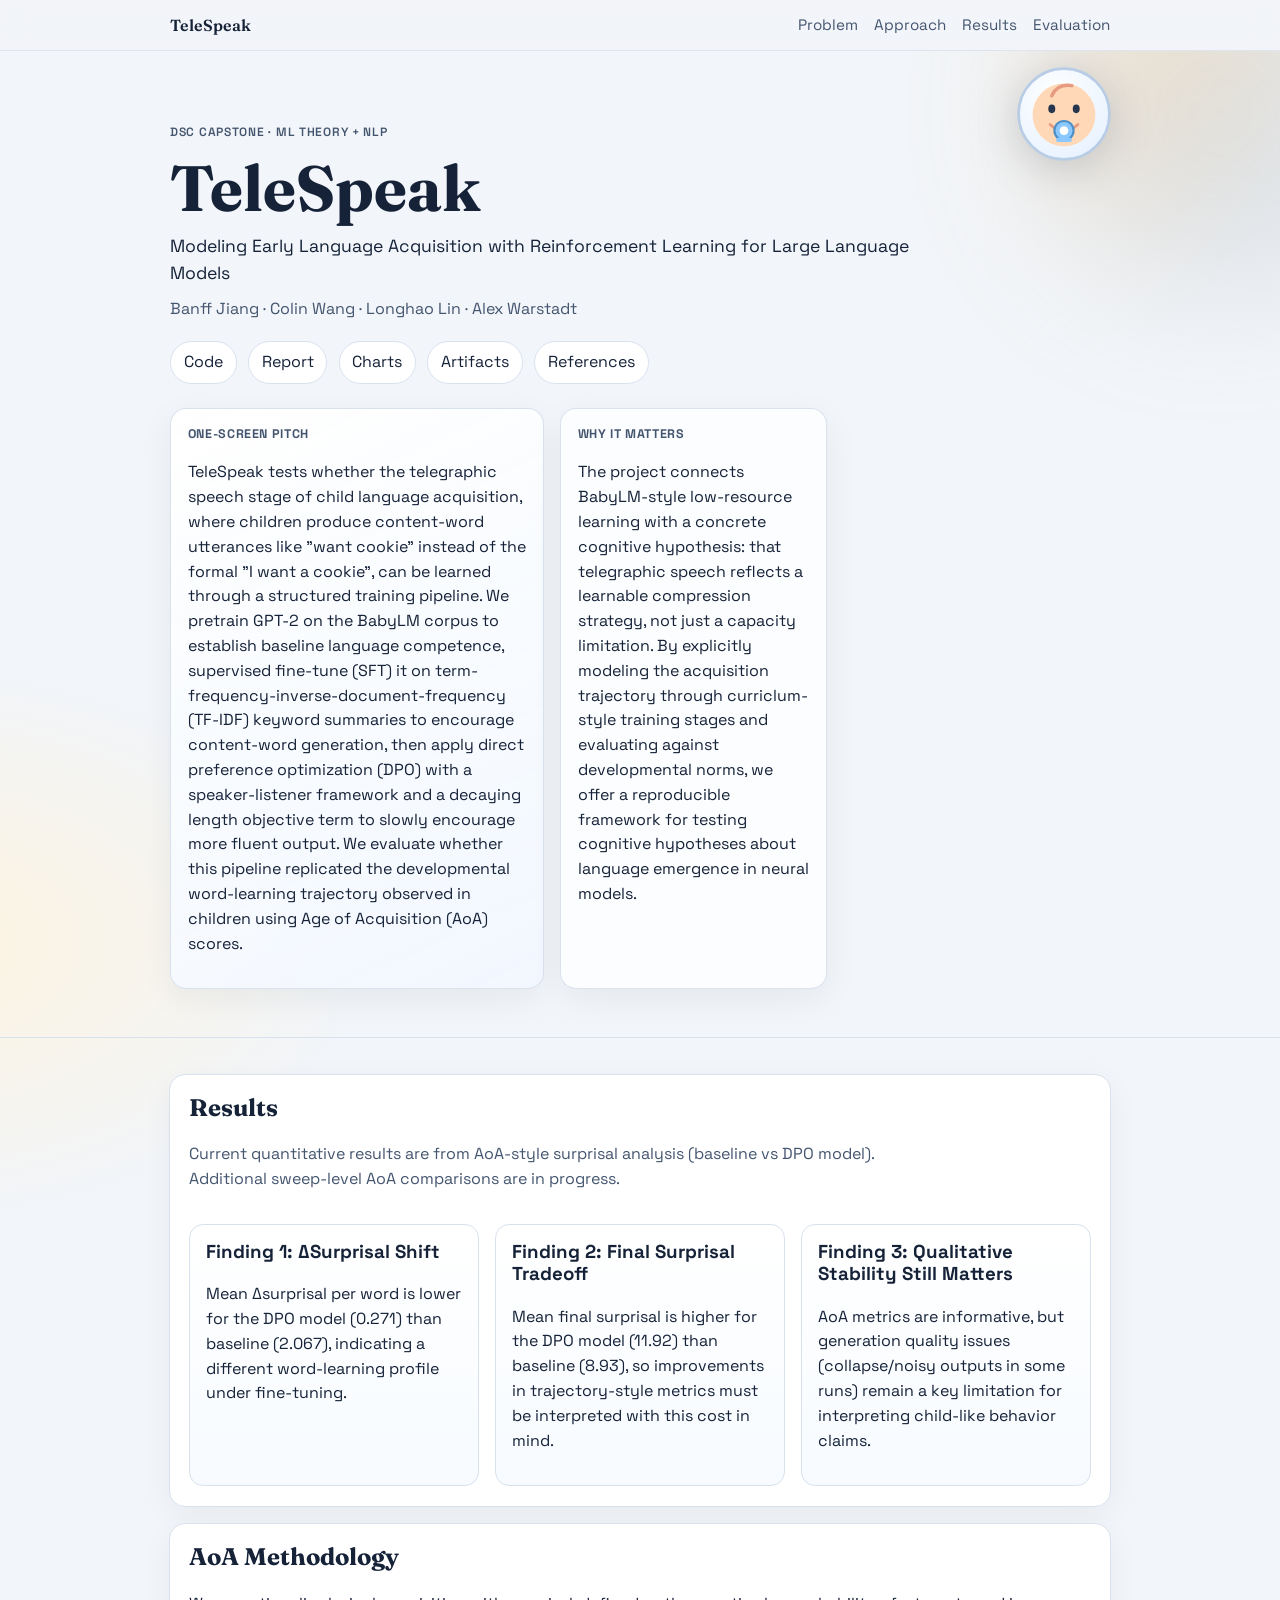
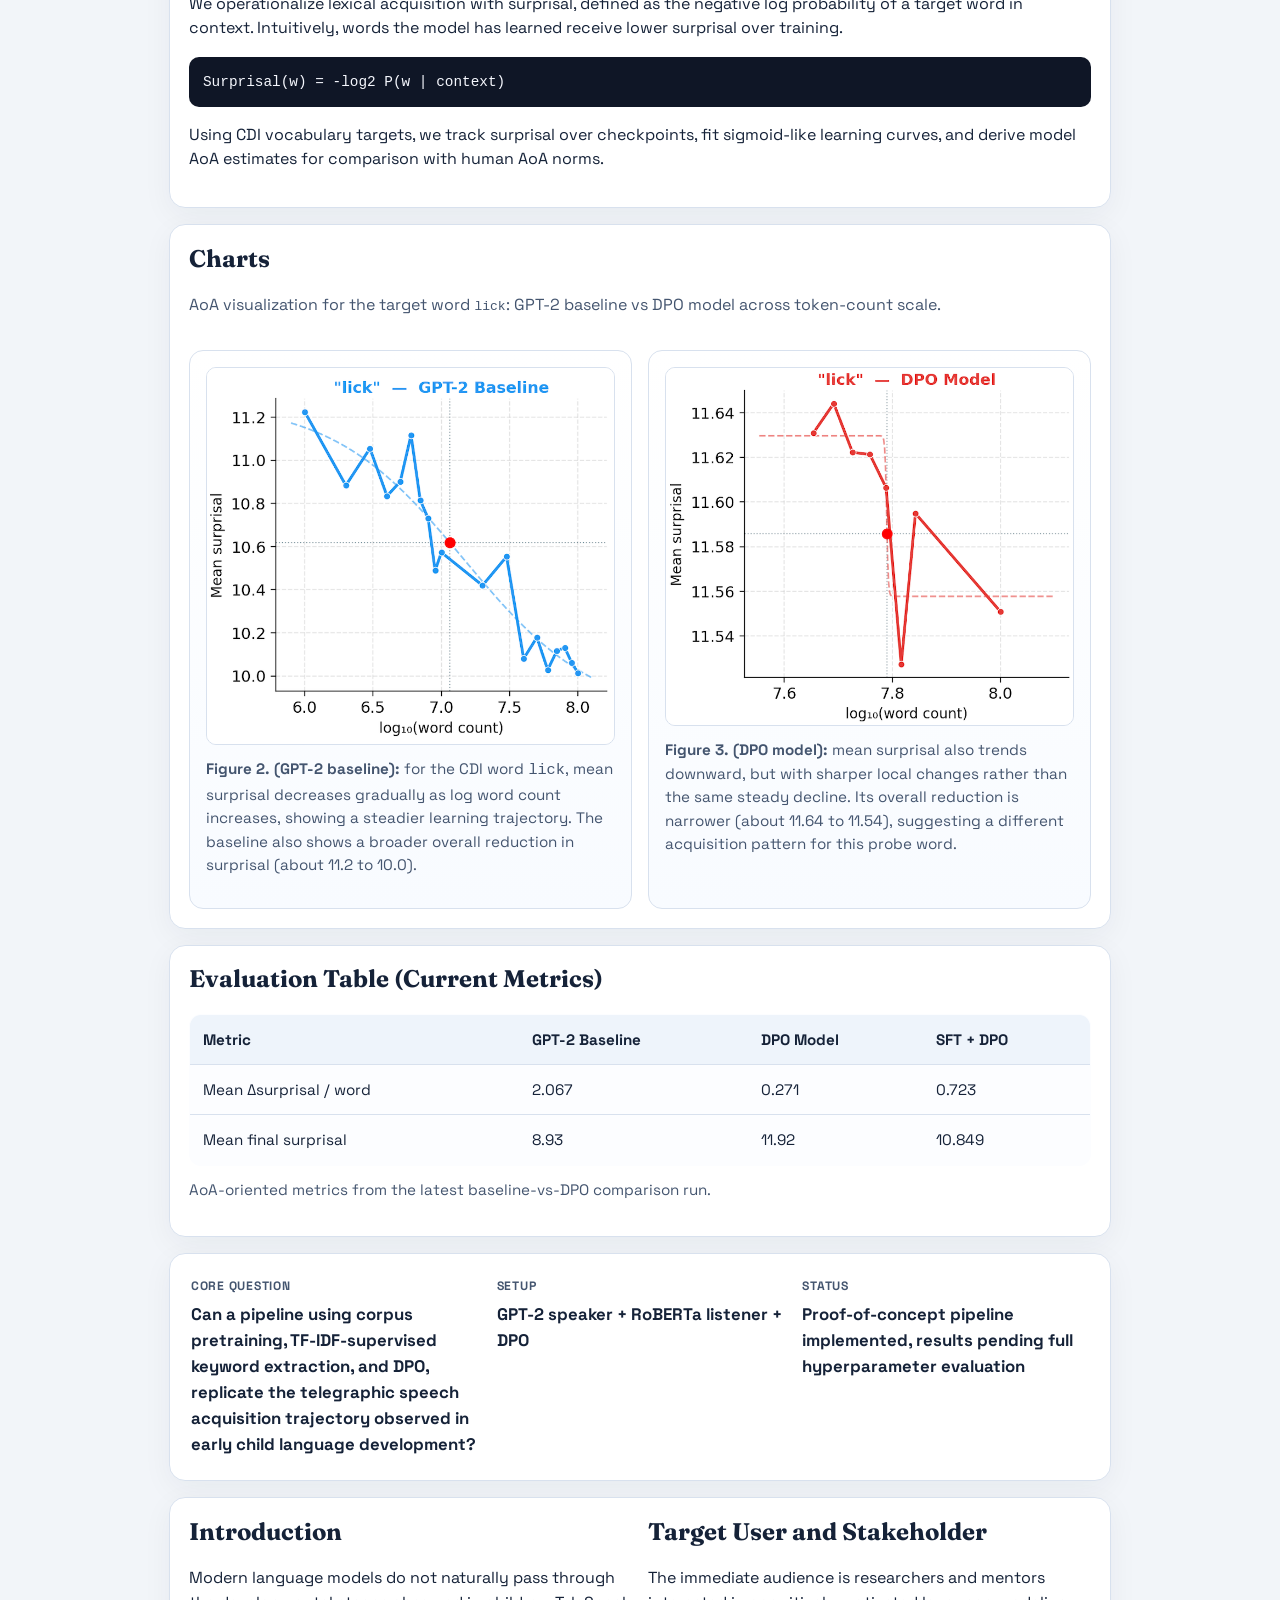
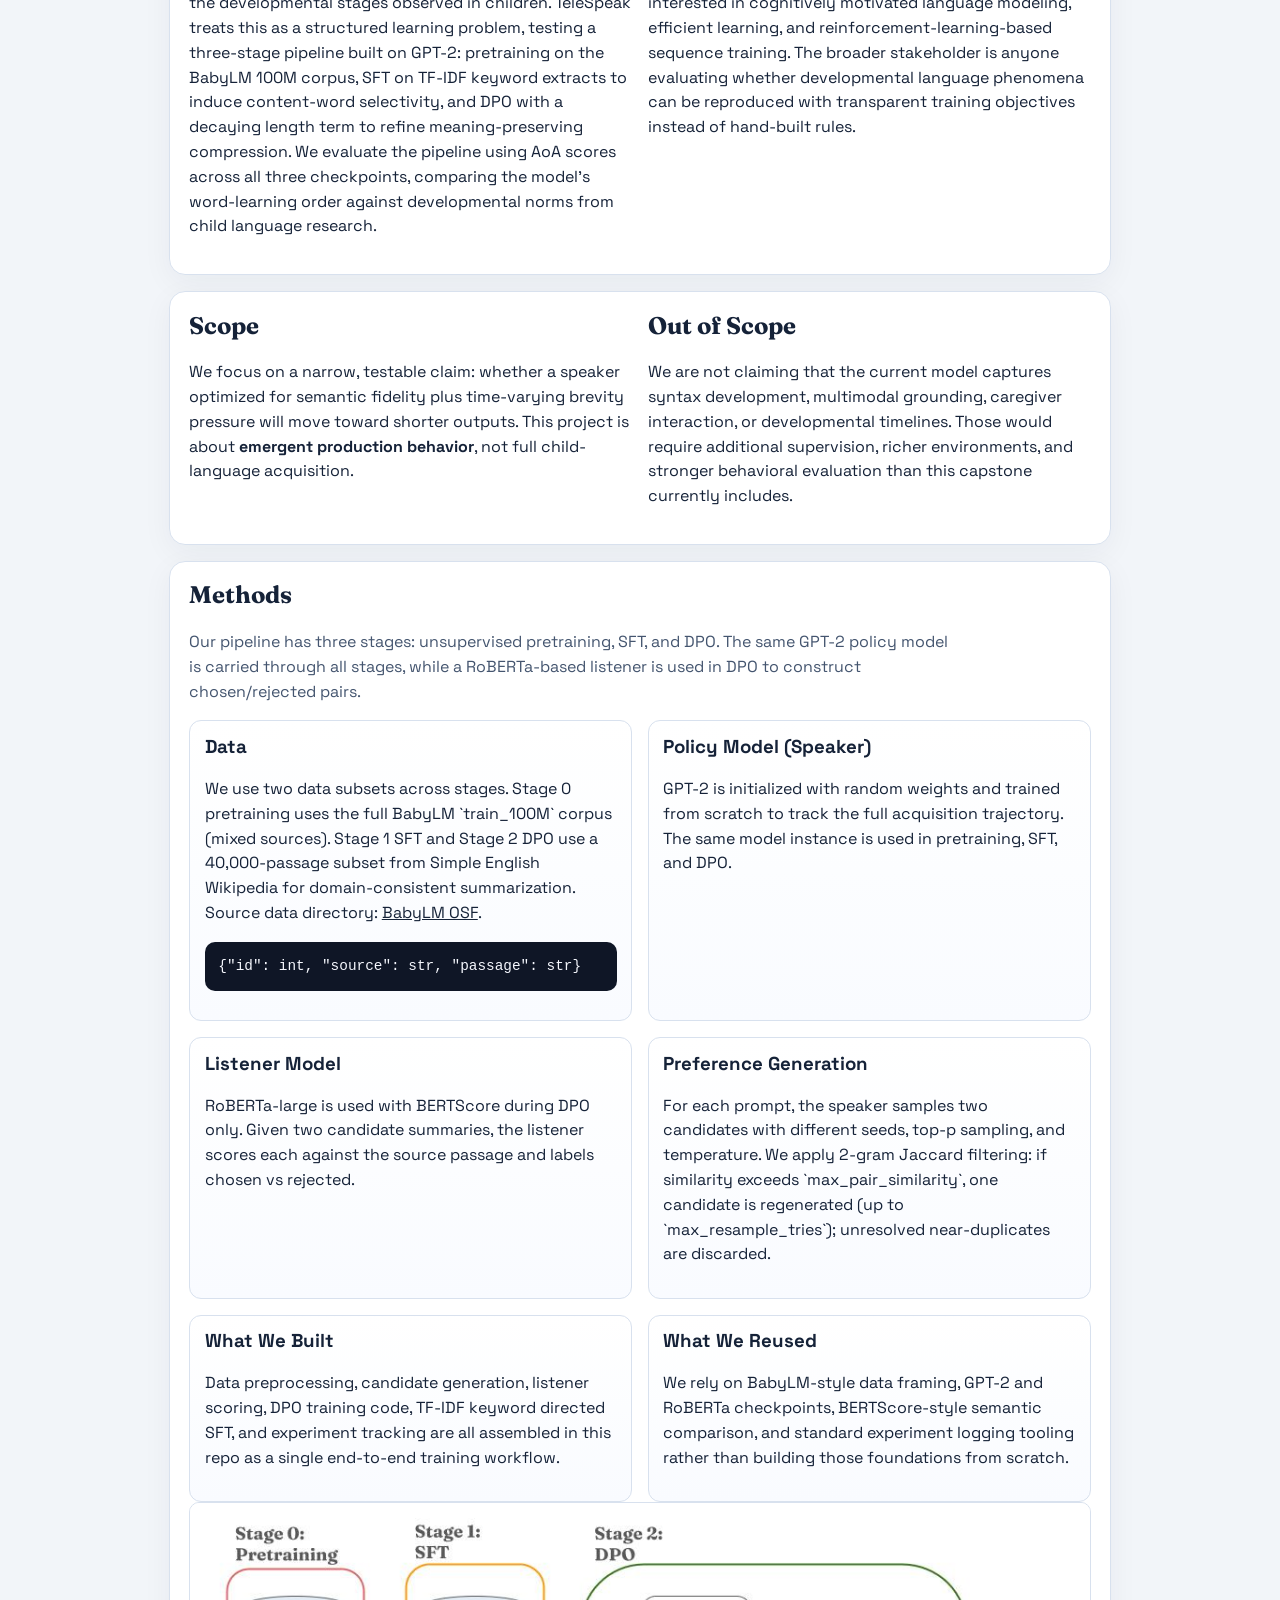
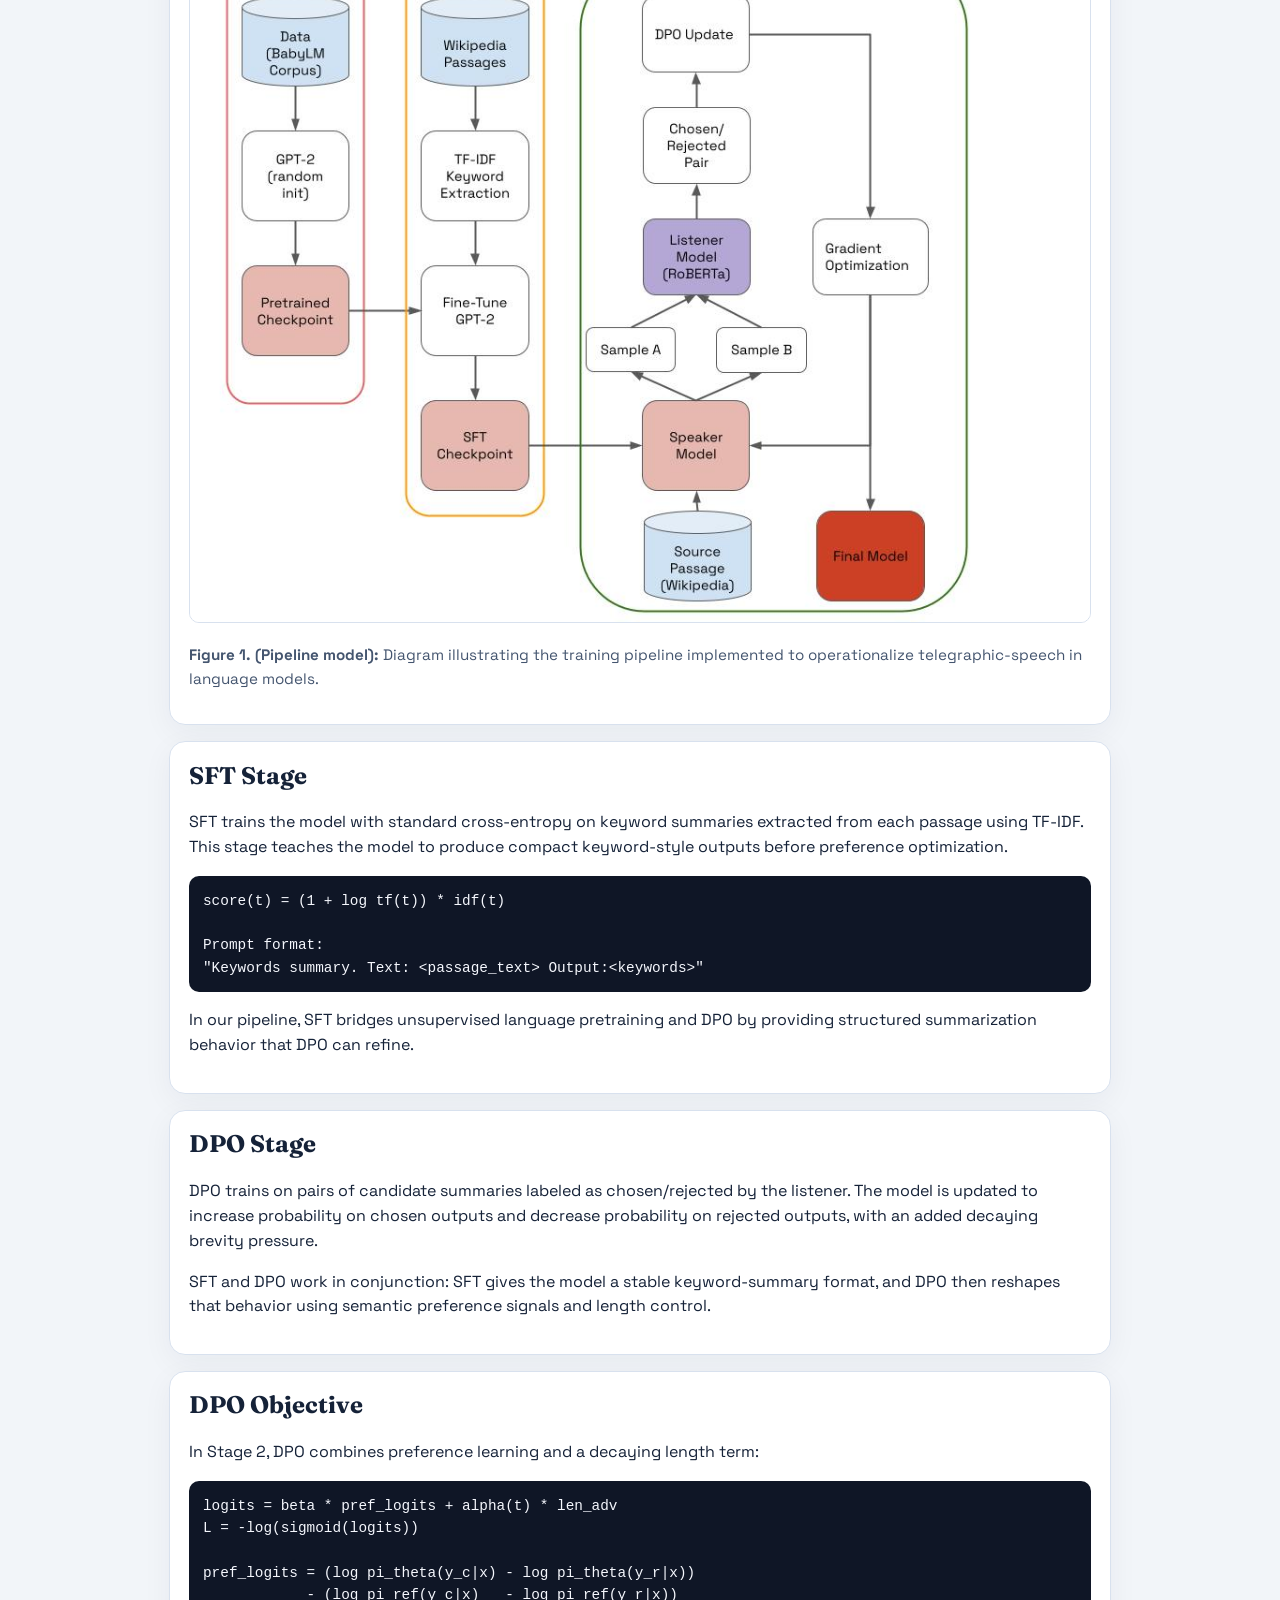
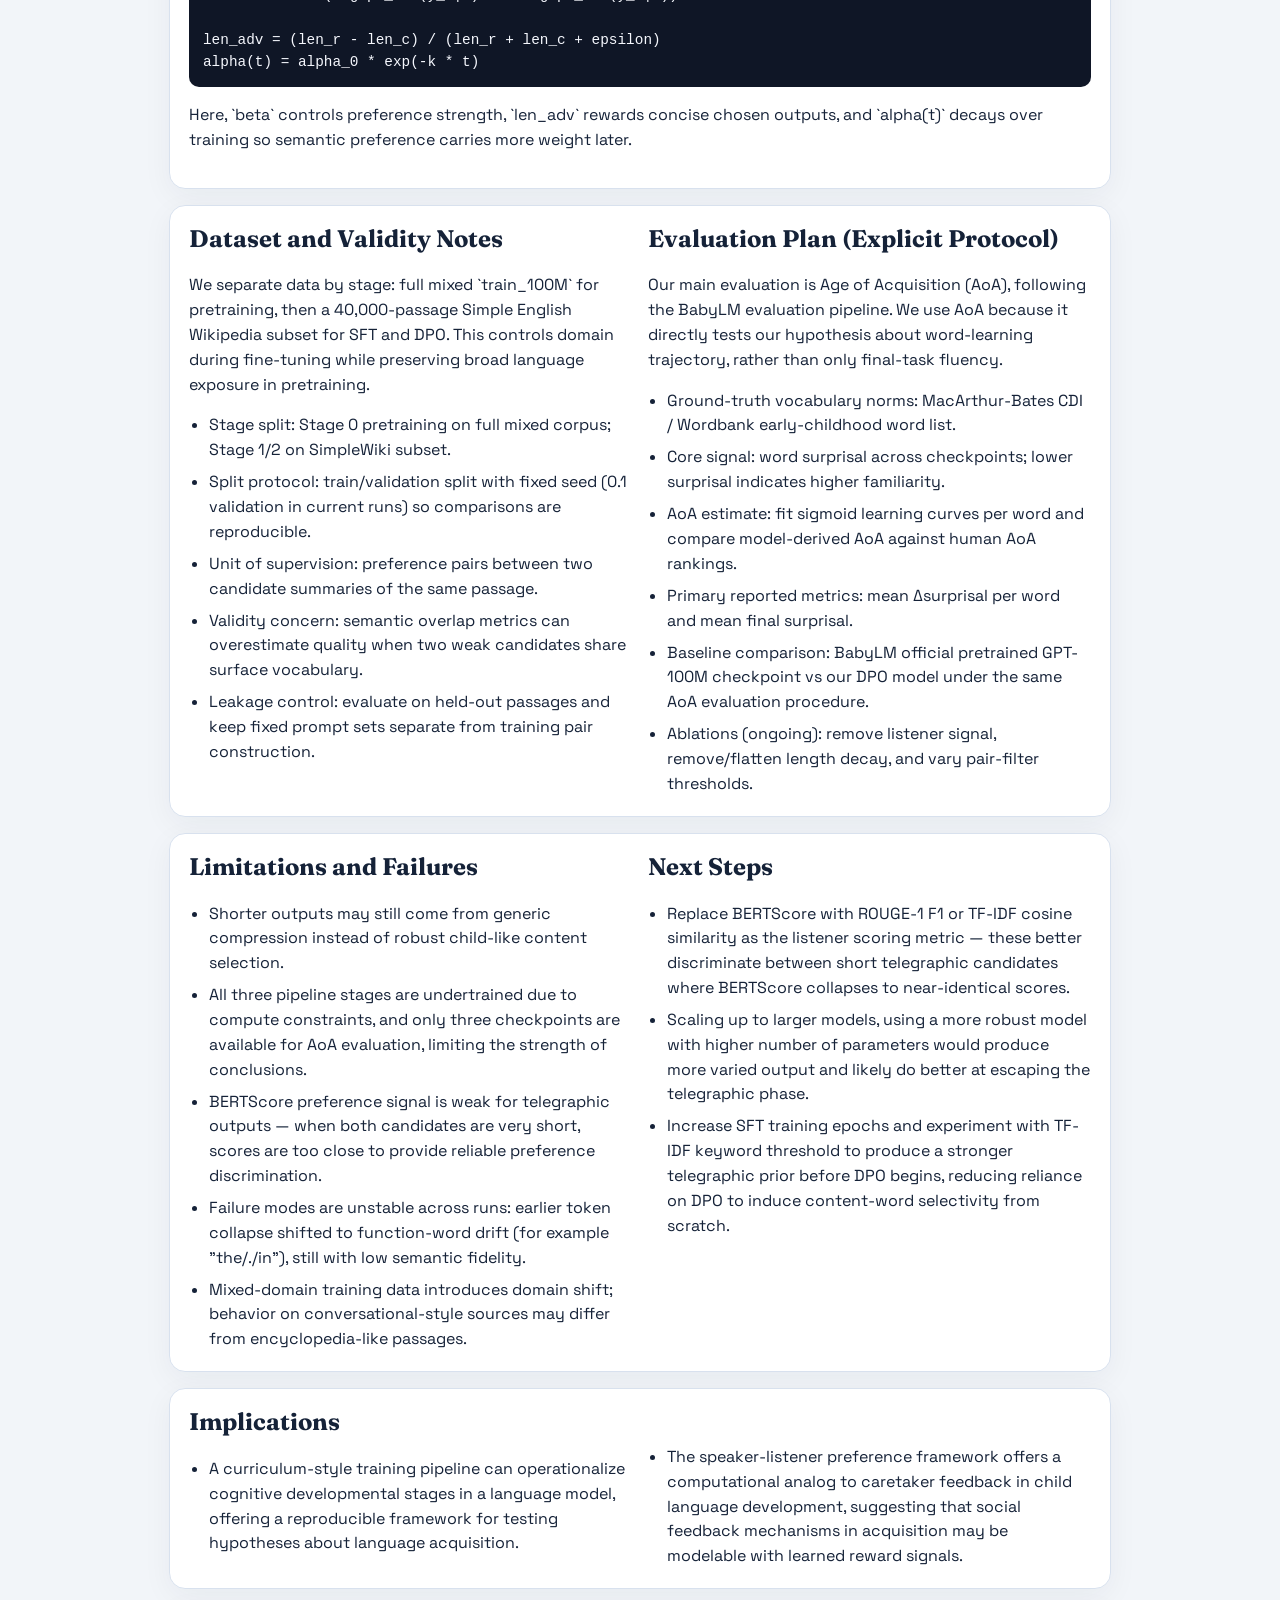
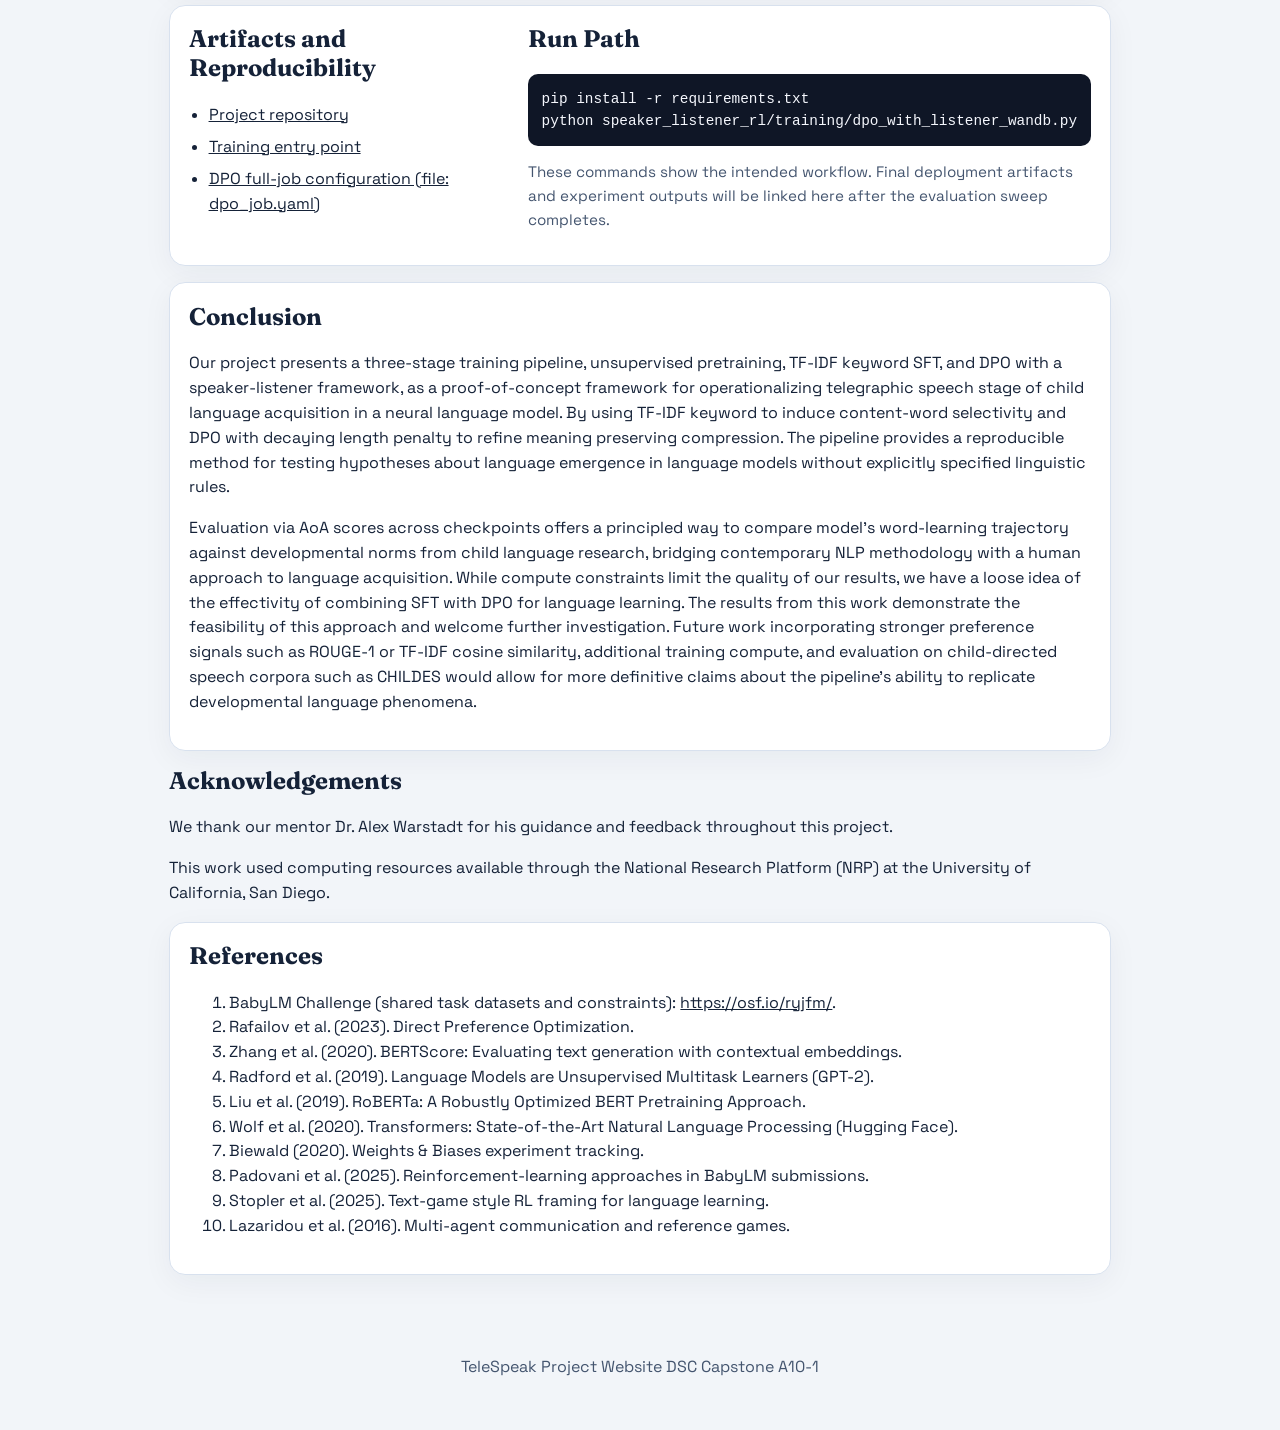
<file: index.html>
<!doctype html>
<html lang="en">
<head>
  <meta charset="utf-8" />
  <meta name="viewport" content="width=device-width, initial-scale=1" />
  <title>TeleSpeak | Project Website</title>
  <meta name="description" content="TeleSpeak: Modeling Early Language Acquisition with Reinforcement Learning for Large Language Models" />
  <link rel="preconnect" href="https://fonts.googleapis.com" />
  <link rel="preconnect" href="https://fonts.gstatic.com" crossorigin />
  <link href="https://fonts.googleapis.com/css2?family=Space+Grotesk:wght@400;500;700&family=Fraunces:opsz,wght@9..144,600&display=swap" rel="stylesheet" />
  <link rel="stylesheet" href="styles.css?v=20260307-1" />
</head>
<body>
  <nav class="topbar" aria-label="Primary">
    <div class="topbar__inner">
      <a class="brand" href="#top">TeleSpeak</a>
      <div class="topbar__links">
        <a href="#problem">Problem</a>
        <a href="#approach">Approach</a>
        <a href="#results">Results</a>
        <a href="#evaluation">Evaluation</a>
      </div>
    </div>
  </nav>

  <header class="hero" id="top">
    <div class="hero__inner">
      <img class="hero__baby" src="baby-hero.svg" alt="Cartoon baby illustration" />
      <p class="eyebrow">DSC Capstone · ML Theory + NLP</p>
      <h1>TeleSpeak</h1>
      <p class="subtitle">Modeling Early Language Acquisition with Reinforcement Learning for Large Language Models</p>
      <p class="authors">Banff Jiang · Colin Wang · Longhao Lin · Alex Warstadt</p>
      <div class="links">
        <a href="https://github.com/banffjiang/DSC-Capstone-A10-2" target="_blank" rel="noreferrer">Code</a>
        <a href="https://www.overleaf.com/project/698a4c74cf68db2bd91d3e68" target="_blank" rel="noreferrer">Report</a>
        <a href="#charts">Charts</a>
        <a href="#artifacts">Artifacts</a>
        <a href="#references">References</a>
      </div>
      <div class="hero__grid">
        <article class="hero-card hero-card--pitch">
          <p class="hero-card__label">One-Screen Pitch</p>
          <p>
            TeleSpeak tests whether the telegraphic speech stage of child language acquisition, where children
            produce content-word utterances like "want cookie" instead of the formal "I want a cookie", can be learned
            through a structured training pipeline. We pretrain GPT-2 on the BabyLM corpus to establish
            baseline language competence, supervised fine-tune (SFT) it on term-frequency-inverse-document-frequency (TF-IDF) keyword summaries to encourage
            content-word generation, then apply direct preference optimization (DPO) with a speaker-listener framework 
            and a decaying length objective term to slowly encourage more fluent output. We evaluate whether this pipeline
            replicated the developmental word-learning trajectory observed in children using Age of Acquisition (AoA) scores.
          </p>
        </article>
        <article class="hero-card">
          <p class="hero-card__label">Why It Matters</p>
          <p>
            The project connects BabyLM-style low-resource learning with a concrete cognitive hypothesis:
            that telegraphic speech reflects a learnable compression strategy, not just a capacity limitation.
            By explicitly modeling the acquisition trajectory through curriclum-style training stages and
            evaluating against developmental norms, we offer a reproducible framework for testing cognitive hypotheses
            about language emergence in neural models.
          </p>
        </article>
      </div>
    </div>
    <div class="hero__glow" aria-hidden="true"></div>
  </header>

  <main>
    <section id="results" class="panel">
      <div class="section-heading">
        <div>
          <h2>Results</h2>
          <p class="section-intro">
            Current quantitative results are from AoA-style surprisal analysis (baseline vs DPO model). Additional sweep-level AoA comparisons are in progress.
          </p>
        </div>
      </div>
      <div class="results-grid">
        <article class="insight-card">
          <h3>Finding 1: ΔSurprisal Shift</h3>
          <p>
            Mean Δsurprisal per word is lower for the DPO model (0.271) than baseline (2.067), indicating a different word-learning profile under fine-tuning.
          </p>
        </article>
        <article class="insight-card">
          <h3>Finding 2: Final Surprisal Tradeoff</h3>
          <p>
            Mean final surprisal is higher for the DPO model (11.92) than baseline (8.93), so improvements in trajectory-style metrics must be interpreted with this cost in mind.
          </p>
        </article>
        <article class="insight-card">
          <h3>Finding 3: Qualitative Stability Still Matters</h3>
          <p>
            AoA metrics are informative, but generation quality issues (collapse/noisy outputs in some runs) remain a key limitation for interpreting child-like behavior claims.
          </p>
        </article>
      </div>
    </section>

    <section id="aoa-method" class="panel">
      <h2>AoA Methodology</h2>
      <p>
        We operationalize lexical acquisition with surprisal, defined as the negative log probability of a target word in context.
        Intuitively, words the model has learned receive lower surprisal over training.
      </p>
      <pre><code>Surprisal(w) = -log2 P(w | context)</code></pre>
      <p>
        Using CDI vocabulary targets, we track surprisal over checkpoints, fit sigmoid-like learning curves, and derive model AoA estimates for comparison with human AoA norms.
      </p>
    </section>

    <section id="charts" class="panel">
      <div class="section-heading">
        <div>
          <h2>Charts</h2>
          <p class="section-intro">
            AoA visualization for the target word <code>lick</code>: GPT-2 baseline vs DPO model across token-count scale.
          </p>
        </div>
      </div>
      <div class="chart-grid">
        <article class="chart-card">
          <img class="chart-image" src="figures/lick_gpt2.png" alt="AoA curve for word 'lick' using GPT-2 baseline" />
          <p class="caption">
            <strong>Figure 2. (GPT-2 baseline):</strong> for the CDI word <code>lick</code>, mean surprisal decreases gradually as log word count increases, showing a steadier learning trajectory.
            The baseline also shows a broader overall reduction in surprisal (about 11.2 to 10.0).
          </p>
        </article>
        <article class="chart-card">
          <img class="chart-image" src="figures/lick_dpo.png" alt="AoA curve for word 'lick' using DPO model" />
          <p class="caption">
            <strong>Figure 3. (DPO model):</strong> mean surprisal also trends downward, but with sharper local changes rather than the same steady decline.
            Its overall reduction is narrower (about 11.64 to 11.54), suggesting a different acquisition pattern for this probe word.
          </p>
        </article>
      </div>
    </section>

    <section id="evaluation" class="panel">
      <article>
        <h2>Evaluation Table (Current Metrics)</h2>
        <table class="data-table">
          <thead>
            <tr>
              <th>Metric</th>
              <th>GPT-2 Baseline</th>
              <th>DPO Model</th>
              <th>SFT + DPO</th>
            </tr>
          </thead>
          <tbody>
            <tr>
              <td>Mean Δsurprisal / word</td>
              <td>2.067</td>
              <td>0.271</td>
              <td>0.723</td>
            </tr>
            <tr>
              <td>Mean final surprisal</td>
              <td>8.93</td>
              <td>11.92</td>
              <td>10.849</td>
            </tr>
          </tbody>
        </table>
        <p class="caption">
          AoA-oriented metrics from the latest baseline-vs-DPO comparison run.
        </p>
      </article>
    </section>

    <section class="panel metrics">
      <article class="metric">
        <span class="metric__label">Core Question</span>
        <strong>Can a pipeline using corpus pretraining, TF-IDF-supervised keyword extraction, and DPO, replicate the telegraphic
          speech acquisition trajectory observed in early child language development?</strong>
      </article>
      <article class="metric">
        <span class="metric__label">Setup</span>
        <strong>GPT-2 speaker + RoBERTa listener + DPO</strong>
      </article>
      <article class="metric">
        <span class="metric__label">Status</span>
        <strong>Proof-of-concept pipeline implemented, results pending full hyperparameter evaluation </strong>
      </article>
    </section>

    <section id="problem" class="panel grid2">
      <article>
        <h2>Introduction</h2>
        <p>
          Modern language models do not naturally pass through the developmental stages observed in children. 
          TeleSpeak treats this as a structured learning problem, testing a three-stage pipeline built on GPT-2: pretraining on the BabyLM 100M corpus, 
          SFT on TF-IDF keyword extracts to induce content-word selectivity, and DPO with a decaying length term to 
          refine meaning-preserving compression. We evaluate the pipeline using AoA scores across all three checkpoints, comparing the model's 
          word-learning order against developmental norms from child language research.
        </p>
      </article>
      <article>
        <h2>Target User and Stakeholder</h2>
        <p>
          The immediate audience is researchers and mentors interested in cognitively motivated language modeling, efficient learning, and reinforcement-learning-based sequence training.
          The broader stakeholder is anyone evaluating whether developmental language phenomena can be reproduced with transparent training objectives instead of hand-built rules.
      </article>
    </section>

    <section id="scope" class="panel grid2">
      <article>
        <h2>Scope</h2>
        <p>
          We focus on a narrow, testable claim: whether a speaker optimized for semantic fidelity plus time-varying brevity pressure will move toward shorter outputs.
          This project is about <strong>emergent production behavior</strong>, not full child-language acquisition.
        </p>
      </article>
      <article>
        <h2>Out of Scope</h2>
        <p>
          We are not claiming that the current model captures syntax development, multimodal grounding, caregiver interaction, or developmental timelines.
          Those would require additional supervision, richer environments, and stronger behavioral evaluation than this capstone currently includes.
        </p>
      </article>
    </section>

    <section id="approach" class="panel">
      <h2>Methods</h2>
      <p class="section-intro">
        Our pipeline has three stages: unsupervised pretraining, SFT, and DPO.
        The same GPT-2 policy model is carried through all stages, while a RoBERTa-based listener is used in DPO to construct chosen/rejected pairs.
      </p>
      <div class="cards">
        <article class="card">
          <h3>Data</h3>
          <p>
            We use two data subsets across stages. Stage 0 pretraining uses the full BabyLM `train_100M` corpus (mixed sources). Stage 1 SFT and Stage 2 DPO use a 40,000-passage subset from Simple English Wikipedia for domain-consistent summarization.
            Source data directory: <a href="https://osf.io/ryjfm/" target="_blank" rel="noreferrer">BabyLM OSF</a>.
          </p>
          <pre><code>{"id": int, "source": str, "passage": str}</code></pre>
        </article>
        <article class="card">
          <h3>Policy Model (Speaker)</h3>
          <p>GPT-2 is initialized with random weights and trained from scratch to track the full acquisition trajectory. The same model instance is used in pretraining, SFT, and DPO.</p>
        </article>
        <article class="card">
          <h3>Listener Model</h3>
          <p>RoBERTa-large is used with BERTScore during DPO only. Given two candidate summaries, the listener scores each against the source passage and labels chosen vs rejected.</p>
        </article>
        <article class="card">
          <h3>Preference Generation</h3>
          <p>
            For each prompt, the speaker samples two candidates with different seeds, top-p sampling, and temperature.
            We apply 2-gram Jaccard filtering: if similarity exceeds `max_pair_similarity`, one candidate is regenerated (up to `max_resample_tries`); unresolved near-duplicates are discarded.
          </p>
        </article>
        <article class="card">
          <h3>What We Built</h3>
          <p>
            Data preprocessing, candidate generation, listener scoring, DPO training code, TF-IDF keyword directed SFT, and experiment tracking are all assembled in this repo as a single end-to-end training workflow.
          </p>
        </article>
        <article class="card">
          <h3>What We Reused</h3>
          <p>We rely on BabyLM-style data framing, GPT-2 and RoBERTa checkpoints, BERTScore-style semantic comparison, and standard experiment logging tooling rather than building those foundations from scratch.</p>
        </article>
      </div>
      <div class="pipeline-figure">
        <img class="pipeline-image" src="figures/dsc_capstone_diagram.jpg" alt="Diagram showing the pipeline for training the LM." />
      </div>
      <p class="caption">
        <strong>Figure 1. (Pipeline model):</strong> Diagram illustrating the training pipeline implemented to operationalize telegraphic-speech in language models.
    </section>

    <section id="sft" class="panel">
      <h2>SFT Stage</h2>
      <p>
        SFT trains the model with standard cross-entropy on keyword summaries extracted from each passage using TF-IDF.
        This stage teaches the model to produce compact keyword-style outputs before preference optimization.
      </p>
      <pre><code>score(t) = (1 + log tf(t)) * idf(t)

Prompt format:
"Keywords summary. Text: &lt;passage_text&gt; Output:&lt;keywords&gt;"</code></pre>
      <p>
        In our pipeline, SFT bridges unsupervised language pretraining and DPO by providing structured summarization behavior that DPO can refine.
      </p>
    </section>

    <section id="dpo" class="panel">
      <h2>DPO Stage</h2>
      <p>
        DPO trains on pairs of candidate summaries labeled as chosen/rejected by the listener.
        The model is updated to increase probability on chosen outputs and decrease probability on rejected outputs, with an added decaying brevity pressure.
      </p>
      <p>
        SFT and DPO work in conjunction: SFT gives the model a stable keyword-summary format, and DPO then reshapes that behavior using semantic preference signals and length control.
      </p>
    </section>

    <section id="objective" class="panel">
      <h2>DPO Objective</h2>
      <p>In Stage 2, DPO combines preference learning and a decaying length term:</p>
      <pre><code>logits = beta * pref_logits + alpha(t) * len_adv
L = -log(sigmoid(logits))

pref_logits = (log pi_theta(y_c|x) - log pi_theta(y_r|x))
            - (log pi_ref(y_c|x)   - log pi_ref(y_r|x))

len_adv = (len_r - len_c) / (len_r + len_c + epsilon)
alpha(t) = alpha_0 * exp(-k * t)
</code></pre>
      <p>
        Here, `beta` controls preference strength, `len_adv` rewards concise chosen outputs, and `alpha(t)` decays over training so semantic preference carries more weight later.
      </p>
    </section>

    <section id="data" class="panel grid2">
      <article>
        <h2>Dataset and Validity Notes</h2>
        <p>
          We separate data by stage: full mixed `train_100M` for pretraining, then a 40,000-passage Simple English Wikipedia subset for SFT and DPO. This controls domain during fine-tuning while preserving broad language exposure in pretraining.
        </p>
        <ul class="bullet-list">
          <li>Stage split: Stage 0 pretraining on full mixed corpus; Stage 1/2 on SimpleWiki subset.</li>
          <li>Split protocol: train/validation split with fixed seed (0.1 validation in current runs) so comparisons are reproducible.</li>
          <li>Unit of supervision: preference pairs between two candidate summaries of the same passage.</li>
          <li>Validity concern: semantic overlap metrics can overestimate quality when two weak candidates share surface vocabulary.</li>
          <li>Leakage control: evaluate on held-out passages and keep fixed prompt sets separate from training pair construction.</li>
        </ul>
      </article>
      <article>
        <h2>Evaluation Plan (Explicit Protocol)</h2>
        <p>
          Our main evaluation is Age of Acquisition (AoA), following the BabyLM evaluation pipeline. We use AoA because it directly tests our hypothesis about word-learning trajectory, rather than only final-task fluency.
        </p>
        <ul class="bullet-list">
          <li>Ground-truth vocabulary norms: MacArthur-Bates CDI / Wordbank early-childhood word list.</li>
          <li>Core signal: word surprisal across checkpoints; lower surprisal indicates higher familiarity.</li>
          <li>AoA estimate: fit sigmoid learning curves per word and compare model-derived AoA against human AoA rankings.</li>
          <li>Primary reported metrics: mean Δsurprisal per word and mean final surprisal.</li>
          <li>Baseline comparison: BabyLM official pretrained GPT-100M checkpoint vs our DPO model under the same AoA evaluation procedure.</li>
          <li>Ablations (ongoing): remove listener signal, remove/flatten length decay, and vary pair-filter thresholds.</li>
        </ul>
      </article>
    </section>

    <section id="limitations" class="panel grid2">
      <article>
        <h2>Limitations and Failures</h2>
        <ul class="bullet-list">
          <li>Shorter outputs may still come from generic compression instead of robust child-like content selection.</li>
          <li>All three pipeline stages are undertrained due to compute constraints, and only three checkpoints are available for AoA evaluation, limiting the strength of conclusions.</li>
          <li>BERTScore preference signal is weak for telegraphic outputs — when both candidates are very short, scores are too close to provide reliable preference discrimination.</li>
          <li>Failure modes are unstable across runs: earlier token collapse shifted to function-word drift (for example "the/./in"), still with low semantic fidelity.</li>
          <li>Mixed-domain training data introduces domain shift; behavior on conversational-style sources may differ from encyclopedia-like passages.</li>
        </ul>
      </article>
      <article>
        <h2>Next Steps</h2>
        <ul class="bullet-list">
          <li>Replace BERTScore with ROUGE-1 F1 or TF-IDF cosine similarity as the listener scoring metric — these better discriminate between short telegraphic candidates where BERTScore collapses to near-identical scores.</li>
          <li>Scaling up to larger models, using a more robust model with higher number of parameters would produce more varied output and likely do better at escaping the telegraphic phase.</li>
          <li>Increase SFT training epochs and experiment with TF-IDF keyword threshold to produce a stronger telegraphic prior before DPO begins, reducing reliance on DPO to induce content-word selectivity from scratch.</li>
        </ul>
      </article>
    </section>

    <section id="implications" class="panel grid2">
      <article>
        <h2>Implications</h2>
        <ul class="bullet-list">
          <li>A curriculum-style training pipeline can operationalize cognitive developmental stages in a language model, offering a reproducible framework for testing hypotheses about language acquisition.</li>
        </ul>
      </article>
      <article>
        <div class="placeholder">placeholder</div>
        <ul class="bullet-list">
          <li>The speaker-listener preference framework offers a computational analog to caretaker feedback in child language development, suggesting that social feedback mechanisms in acquisition may be modelable with learned reward signals.</li>
        </ul>
      </article>
    </section>

    <section id="artifacts" class="panel grid2">
      <article>
        <h2>Artifacts and Reproducibility</h2>
        <ul class="bullet-list">
          <li><a href="https://github.com/banffjiang/DSC-Capstone-A10-2" target="_blank" rel="noreferrer">Project repository</a></li>
          <li><a href="https://github.com/banffjiang/DSC-Capstone-A10-2/blob/website/speaker_listener_rl/training/dpo_with_listener_wandb.py" target="_blank" rel="noreferrer">Training entry point</a></li>
          <li><a href="https://github.com/banffjiang/DSC-Capstone-A10-2/blob/website/speaker_listener_rl/yaml/dpo_job.yaml" target="_blank" rel="noreferrer">DPO full-job configuration (file: dpo_job.yaml)</a></li>
        </ul>
      </article>
      <article>
        <h2>Run Path</h2>
        <pre><code>pip install -r requirements.txt
python speaker_listener_rl/training/dpo_with_listener_wandb.py</code></pre>
        <p class="caption">
          These commands show the intended workflow. Final deployment artifacts and experiment outputs will be linked here after the evaluation sweep completes.
        </p>
      </article>
    </section>

    <section id="conclusion" class="panel">
      <h2>Conclusion</h2>
      <p>
        Our project presents a three-stage training pipeline, unsupervised pretraining, TF-IDF keyword SFT, and DPO with a speaker-listener framework,
        as a proof-of-concept framework for operationalizing telegraphic speech stage of child language acquisition in a neural language model. By
        using TF-IDF keyword to induce content-word selectivity and DPO with decaying length penalty to refine meaning preserving compression. The pipeline
        provides a reproducible method for testing hypotheses about language emergence in language models without explicitly specified linguistic rules.
      </p>
      <p>
        Evaluation via AoA scores across checkpoints offers a principled way to compare model's word-learning trajectory against developmental norms from child
        language research, bridging contemporary NLP methodology with a human approach to language acquisition. While compute constraints limit the quality of our results,
        we have a loose idea of the effectivity of combining SFT with DPO for language learning. The results from this work demonstrate the feasibility of this approach
        and welcome further investigation. Future work incorporating stronger preference signals such as ROUGE-1 or TF-IDF cosine similarity, additional training compute, 
        and evaluation on child-directed speech corpora such as CHILDES would allow for more definitive claims about the pipeline's ability to replicate developmental language phenomena.
      </p>
    </section>

    <section id="acknowledgements" class=""panel>
      <h2>Acknowledgements</h2>
      <p>
        We thank our mentor Dr. Alex Warstadt for his guidance and feedback throughout this project.
      </p>
      <p>
        This work used computing resources available through the National Research Platform (NRP) at the University of California, San Diego.
      </p>
    </section>

    <section id="references" class="panel">
      <h2>References</h2>
      <ol>
        <li>BabyLM Challenge (shared task datasets and constraints): <a href="https://osf.io/ryjfm/" target="_blank" rel="noreferrer">https://osf.io/ryjfm/</a>.</li>
        <li>Rafailov et al. (2023). Direct Preference Optimization.</li>
        <li>Zhang et al. (2020). BERTScore: Evaluating text generation with contextual embeddings.</li>
        <li>Radford et al. (2019). Language Models are Unsupervised Multitask Learners (GPT-2).</li>
        <li>Liu et al. (2019). RoBERTa: A Robustly Optimized BERT Pretraining Approach.</li>
        <li>Wolf et al. (2020). Transformers: State-of-the-Art Natural Language Processing (Hugging Face).</li>
        <li>Biewald (2020). Weights & Biases experiment tracking.</li>
        <li>Padovani et al. (2025). Reinforcement-learning approaches in BabyLM submissions.</li>
        <li>Stopler et al. (2025). Text-game style RL framing for language learning.</li>
        <li>Lazaridou et al. (2016). Multi-agent communication and reference games.</li>
      </ol>
    </section>
  </main>

  <footer>
    <p>TeleSpeak Project Website DSC Capstone A10-1 </p>
  </footer>
</body>
</html>
</file>
<file: styles.css>
:root {
  --bg: #f2f5f9;
  --ink: #152238;
  --muted: #44556f;
  --card: #ffffff;
  --accent: #f18f01;
  --accent-2: #7db7ff;
  --line: #d8e1ee;
}

* {
  box-sizing: border-box;
}

body {
  margin: 0;
  font-family: "Space Grotesk", sans-serif;
  color: var(--ink);
  background:
    radial-gradient(1200px 600px at 80% -10%, #dcecff 0%, transparent 60%),
    radial-gradient(900px 500px at -10% 10%, #fff4de 0%, transparent 55%),
    var(--bg);
  line-height: 1.55;
}

a {
  color: inherit;
}

h1,
h2,
h3 {
  margin-top: 0;
  line-height: 1.2;
}

h1,
h2 {
  font-family: "Fraunces", serif;
}

.topbar {
  position: sticky;
  top: 0;
  z-index: 10;
  backdrop-filter: blur(14px);
  background: rgba(242, 245, 249, 0.82);
  border-bottom: 1px solid rgba(216, 225, 238, 0.8);
}

.topbar__inner {
  max-width: 980px;
  margin: 0 auto;
  padding: 0.8rem 1.25rem;
  display: flex;
  align-items: center;
  justify-content: space-between;
  gap: 1rem;
}

.brand {
  font-family: "Fraunces", serif;
  font-weight: 600;
  text-decoration: none;
}

.topbar__links {
  display: flex;
  gap: 1rem;
  flex-wrap: wrap;
}

.topbar__links a {
  text-decoration: none;
  color: var(--muted);
  font-size: 0.95rem;
}

.hero {
  position: relative;
  overflow: hidden;
  border-bottom: 1px solid var(--line);
}

.hero__inner {
  max-width: 980px;
  margin: 0 auto;
  padding: 4.5rem 1.25rem 3rem;
  position: relative;
  z-index: 1;
  animation: rise 600ms ease-out both;
}

.hero__glow {
  position: absolute;
  right: -120px;
  top: -120px;
  width: 360px;
  height: 360px;
  border-radius: 50%;
  background: linear-gradient(135deg, var(--accent), var(--accent-2));
  filter: blur(70px);
  opacity: 0.25;
}

.hero__baby {
  position: absolute;
  top: 0.9rem;
  right: 1.1rem;
  width: clamp(56px, 8vw, 96px);
  max-width: 96px;
  height: auto;
  border-radius: 14px;
  z-index: 2;
  filter: drop-shadow(0 8px 20px rgba(21, 34, 56, 0.18));
  pointer-events: none;
}

.eyebrow {
  margin: 0 0 0.5rem;
  color: var(--muted);
  font-weight: 600;
  letter-spacing: 0.06em;
  text-transform: uppercase;
  font-size: 0.75rem;
}

h1 {
  font-size: clamp(2.2rem, 6vw, 4rem);
  margin-bottom: 0.4rem;
}

.subtitle {
  max-width: 760px;
  font-size: 1.1rem;
  margin: 0 0 0.6rem;
}

.authors {
  margin: 0 0 1.2rem;
  color: var(--muted);
}

.links {
  display: flex;
  gap: 0.7rem;
  flex-wrap: wrap;
}

.links a {
  text-decoration: none;
  color: var(--ink);
  padding: 0.5rem 0.8rem;
  background: #fff;
  border: 1px solid var(--line);
  border-radius: 999px;
  transition: transform 150ms ease, border-color 150ms ease;
}

.links a:hover {
  transform: translateY(-2px);
  border-color: var(--accent);
}

.hero__grid {
  display: grid;
  grid-template-columns: 1.4fr 1fr 1fr;
  gap: 1rem;
  margin-top: 1.5rem;
}

.hero-card {
  min-width: 0;
  padding: 1rem 1.05rem;
  border-radius: 16px;
  border: 1px solid rgba(216, 225, 238, 0.95);
  background: rgba(255, 255, 255, 0.78);
  box-shadow: 0 10px 35px rgba(21, 34, 56, 0.06);
}

.hero-card--pitch {
  background: linear-gradient(155deg, rgba(255, 255, 255, 0.95), rgba(242, 247, 255, 0.9));
}

.hero-card__label {
  margin: 0 0 0.45rem;
  font-size: 0.78rem;
  font-weight: 700;
  letter-spacing: 0.05em;
  text-transform: uppercase;
  color: var(--muted);
}

.placeholder {
  visibility: hidden
}

main {
  max-width: 980px;
  margin: 0 auto;
  padding: 1.2rem;
}

.panel {
  background: var(--card);
  border: 1px solid var(--line);
  border-radius: 16px;
  padding: 1.2rem;
  margin: 1rem 0;
  box-shadow: 0 8px 30px rgba(21, 34, 56, 0.05);
  animation: rise 550ms ease-out both;
}

.grid2 {
  display: grid;
  grid-template-columns: 1fr 1fr;
  gap: 1rem;
}

.metrics {
  display: grid;
  grid-template-columns: repeat(3, minmax(0, 1fr));
  gap: 1rem;
}

.metric {
  padding: 0.25rem 0.1rem;
}

.metric strong {
  display: block;
  font-size: 1.05rem;
}

.metric__label {
  display: block;
  margin-bottom: 0.35rem;
  color: var(--muted);
  text-transform: uppercase;
  letter-spacing: 0.06em;
  font-size: 0.76rem;
  font-weight: 700;
}

.cards {
  display: grid;
  grid-template-columns: repeat(2, minmax(0, 1fr));
  gap: 1rem;
}

.card {
  border: 1px solid var(--line);
  border-radius: 12px;
  padding: 0.9rem;
  background: linear-gradient(180deg, #ffffff, #f9fbff);
}

.section-intro {
  color: var(--muted);
  max-width: 760px;
}

.section-heading {
  display: flex;
  justify-content: space-between;
  align-items: flex-start;
  gap: 1rem;
  margin-bottom: 1rem;
}

.status-pill {
  white-space: nowrap;
  border-radius: 999px;
  border: 1px solid #f4c98a;
  background: #fff5e8;
  color: #8c5600;
  padding: 0.45rem 0.8rem;
  font-size: 0.85rem;
  font-weight: 600;
}

.results-grid {
  display: grid;
  grid-template-columns: repeat(3, minmax(0, 1fr));
  gap: 1rem;
}

.chart-grid {
  display: grid;
  grid-template-columns: repeat(2, minmax(0, 1fr));
  gap: 1rem;
}

.chart-card {
  border: 1px solid var(--line);
  border-radius: 14px;
  padding: 1rem;
  background: linear-gradient(180deg, #ffffff, #f8fbff);
}

.chart-image {
  display: block;
  width: 100%;
  height: auto;
  border-radius: 10px;
  border: 1px solid var(--line);
  background: #f6f8fc;
}

.pipeline-image {
  max-width: none;
  width: 100%;
  height: auto;
  border-radius: 10px;
  border: 1px solid var(--line);
  background: #f6f8fc;
}

.insight-card {
  border: 1px solid var(--line);
  border-radius: 14px;
  padding: 1rem;
  background: linear-gradient(180deg, #ffffff, #f7fbff);
}

.bullet-list {
  margin: 0.75rem 0 0;
  padding-left: 1.2rem;
}

.bullet-list li + li {
  margin-top: 0.45rem;
}

pre {
  background: #0f1626;
  color: #f5f7fd;
  border-radius: 10px;
  padding: 0.85rem;
  overflow-x: auto;
  font-size: 0.9rem;
}

.placeholder-figure {
  display: grid;
  place-content: center;
  min-height: 180px;
  text-align: center;
  border: 1px dashed var(--line);
  border-radius: 12px;
  background: repeating-linear-gradient(
    -45deg,
    #f8fbff,
    #f8fbff 12px,
    #f2f7ff 12px,
    #f2f7ff 24px
  );
}

.placeholder-figure p {
  font-weight: 700;
  margin: 0 0 0.4rem;
}

.placeholder-figure span,
.placeholder-figure small {
  display: block;
  color: var(--muted);
}

.chart-placeholder {
  min-height: 260px;
}

.data-table {
  width: 100%;
  border-collapse: collapse;
  border: 1px solid var(--line);
  border-radius: 12px;
  overflow: hidden;
  background: #fcfdff;
}

.data-table th,
.data-table td {
  padding: 0.8rem;
  text-align: left;
  border-bottom: 1px solid var(--line);
  font-size: 0.95rem;
}

.data-table th {
  background: #eef4fb;
  font-weight: 700;
}

.data-table tr:last-child td {
  border-bottom: 0;
}

.caption {
  margin-top: 0.75rem;
  color: var(--muted);
  font-size: 0.95rem;
}

.example-block {
  border: 1px solid var(--line);
  border-radius: 12px;
  padding: 1rem;
  background: linear-gradient(180deg, #ffffff, #fbfcff);
}

.example-block p {
  margin: 0.25rem 0;
}

footer {
  padding: 1.8rem 1rem 2.2rem;
  text-align: center;
  color: var(--muted);
}

@keyframes rise {
  from {
    opacity: 0;
    transform: translateY(10px);
  }
  to {
    opacity: 1;
    transform: translateY(0);
  }
}

@media (max-width: 760px) {
  .grid2,
  .cards,
  .metrics,
  .results-grid,
  .chart-grid,
  .hero__grid {
    grid-template-columns: 1fr;
  }

  .topbar__inner,
  .section-heading {
    flex-direction: column;
    align-items: flex-start;
  }

  .topbar__links {
    gap: 0.7rem;
  }

  .hero__inner {
    padding-top: 3.2rem;
  }

  .hero__baby {
    width: 62px;
    max-width: 62px;
    top: 0.55rem;
    right: 0.7rem;
  }

  .data-table {
    display: block;
    overflow-x: auto;
  }
}
</file>
